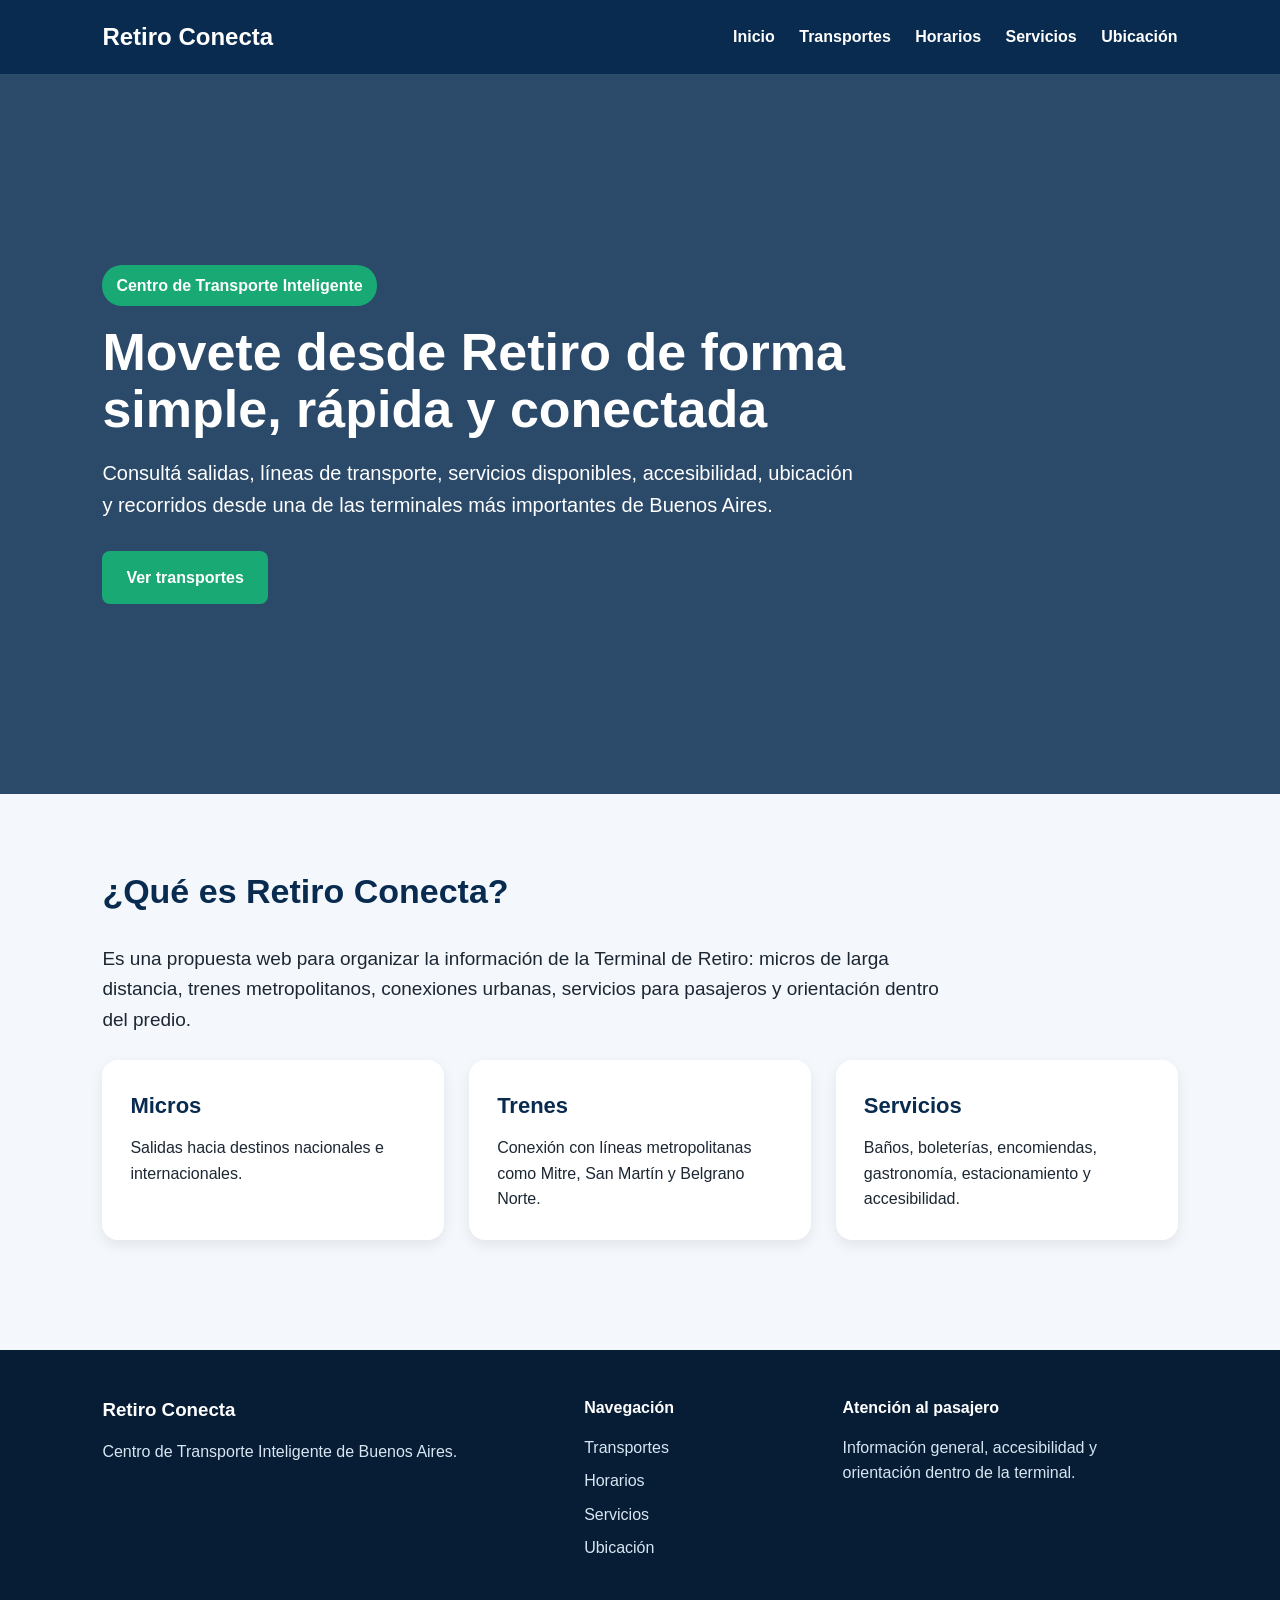
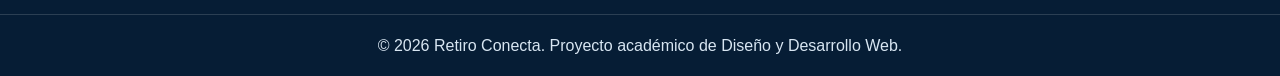
<file: index.html>
<!DOCTYPE html>
<html lang="es">
<head>
    <meta charset="UTF-8">
    <meta name="viewport" content="width=device-width, initial-scale=1.0">
    <title>Retiro Conecta</title>
    <link rel="stylesheet" href="styles/styles.css">
</head>
<body>

<header class="header">
    <a href="index.html" class="logo">Retiro Conecta</a>

    <nav class="nav">
        <a href="index.html">Inicio</a>
        <a href="transportes.html">Transportes</a>
        <a href="horarios.html">Horarios</a>
        <a href="servicios.html">Servicios</a>
        <a href="ubicacion.html">Ubicación</a>
    </nav>
</header>

<main>
    <section class="hero">
        <div class="hero-contenido">
            <span class="etiqueta">Centro de Transporte Inteligente</span>
            <h1>Movete desde Retiro de forma simple, rápida y conectada</h1>
            <p>
                Consultá salidas, líneas de transporte, servicios disponibles,
                accesibilidad, ubicación y recorridos desde una de las terminales
                más importantes de Buenos Aires.
            </p>
            <a href="transportes.html" class="boton">Ver transportes</a>
        </div>
    </section>

    <section class="seccion">
        <h2>¿Qué es Retiro Conecta?</h2>
        <p class="texto-destacado">
            Es una propuesta web para organizar la información de la Terminal de Retiro:
            micros de larga distancia, trenes metropolitanos, conexiones urbanas,
            servicios para pasajeros y orientación dentro del predio.
        </p>

        <div class="grid">
            <article class="card">
                <h3>Micros</h3>
                <p>Salidas hacia destinos nacionales e internacionales.</p>
            </article>

            <article class="card">
                <h3>Trenes</h3>
                <p>Conexión con líneas metropolitanas como Mitre, San Martín y Belgrano Norte.</p>
            </article>

            <article class="card">
                <h3>Servicios</h3>
                <p>Baños, boleterías, encomiendas, gastronomía, estacionamiento y accesibilidad.</p>
            </article>
        </div>
    </section>
</main>

<footer class="footer">
    <div class="footer-contenedor">
        <div>
            <h3>Retiro Conecta</h3>
            <p>Centro de Transporte Inteligente de Buenos Aires.</p>
        </div>

        <div>
            <h4>Navegación</h4>
            <a href="transportes.html">Transportes</a>
            <a href="horarios.html">Horarios</a>
            <a href="servicios.html">Servicios</a>
            <a href="ubicacion.html">Ubicación</a>
        </div>

        <div>
            <h4>Atención al pasajero</h4>
            <p>Información general, accesibilidad y orientación dentro de la terminal.</p>
        </div>
    </div>

    <div class="footer-copy">
        <p>© 2026 Retiro Conecta. Proyecto académico de Diseño y Desarrollo Web.</p>
    </div>
</footer>

</body>
</html>
</file>
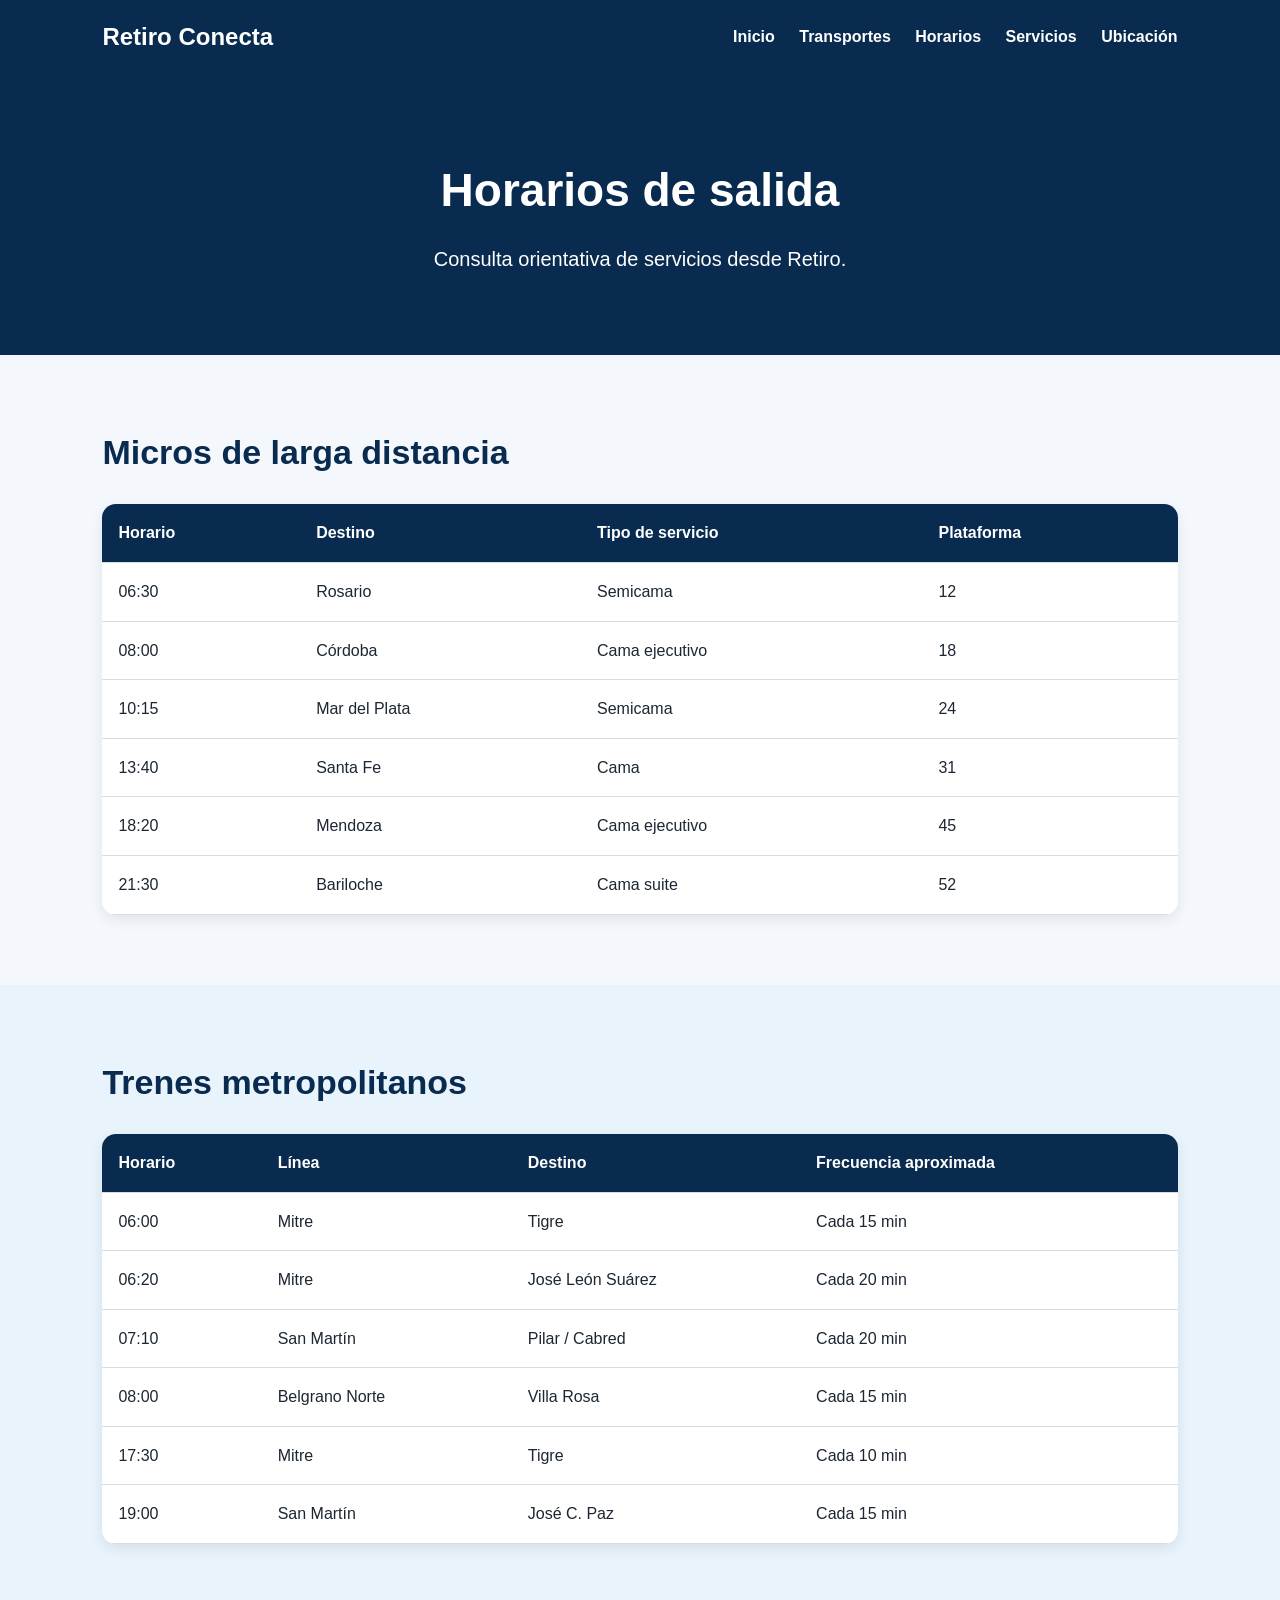
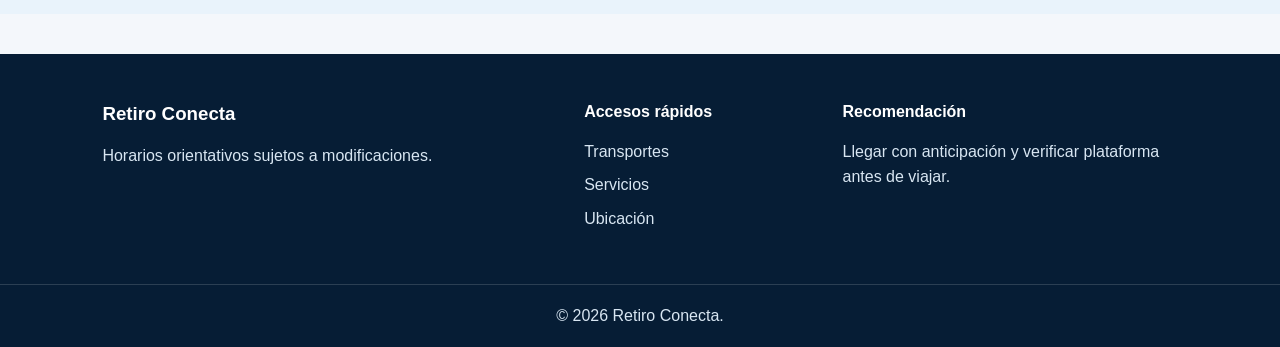
<file: horarios.html>
<!DOCTYPE html>
<html lang="es">
<head>
    <meta charset="UTF-8">
    <meta name="viewport" content="width=device-width, initial-scale=1.0">
    <title>Horarios | Retiro Conecta</title>
    <link rel="stylesheet" href="styles/styles.css">
</head>
<body>

<header class="header">
    <a href="index.html" class="logo">Retiro Conecta</a>

    <nav class="nav">
        <a href="index.html">Inicio</a>
        <a href="transportes.html">Transportes</a>
        <a href="horarios.html">Horarios</a>
        <a href="servicios.html">Servicios</a>
        <a href="ubicacion.html">Ubicación</a>
    </nav>
</header>

<main>
    <section class="encabezado-pagina">
        <h1>Horarios de salida</h1>
        <p>Consulta orientativa de servicios desde Retiro.</p>
    </section>

    <section class="seccion">
        <h2>Micros de larga distancia</h2>

        <table>
            <thead>
                <tr>
                    <th>Horario</th>
                    <th>Destino</th>
                    <th>Tipo de servicio</th>
                    <th>Plataforma</th>
                </tr>
            </thead>
            <tbody>
                <tr>
                    <td>06:30</td>
                    <td>Rosario</td>
                    <td>Semicama</td>
                    <td>12</td>
                </tr>
                <tr>
                    <td>08:00</td>
                    <td>Córdoba</td>
                    <td>Cama ejecutivo</td>
                    <td>18</td>
                </tr>
                <tr>
                    <td>10:15</td>
                    <td>Mar del Plata</td>
                    <td>Semicama</td>
                    <td>24</td>
                </tr>
                <tr>
                    <td>13:40</td>
                    <td>Santa Fe</td>
                    <td>Cama</td>
                    <td>31</td>
                </tr>
                <tr>
                    <td>18:20</td>
                    <td>Mendoza</td>
                    <td>Cama ejecutivo</td>
                    <td>45</td>
                </tr>
                <tr>
                    <td>21:30</td>
                    <td>Bariloche</td>
                    <td>Cama suite</td>
                    <td>52</td>
                </tr>
            </tbody>
        </table>
    </section>

    <section class="seccion fondo-claro">
        <h2>Trenes metropolitanos</h2>

        <table>
            <thead>
                <tr>
                    <th>Horario</th>
                    <th>Línea</th>
                    <th>Destino</th>
                    <th>Frecuencia aproximada</th>
                </tr>
            </thead>
            <tbody>
                <tr>
                    <td>06:00</td>
                    <td>Mitre</td>
                    <td>Tigre</td>
                    <td>Cada 15 min</td>
                </tr>
                <tr>
                    <td>06:20</td>
                    <td>Mitre</td>
                    <td>José León Suárez</td>
                    <td>Cada 20 min</td>
                </tr>
                <tr>
                    <td>07:10</td>
                    <td>San Martín</td>
                    <td>Pilar / Cabred</td>
                    <td>Cada 20 min</td>
                </tr>
                <tr>
                    <td>08:00</td>
                    <td>Belgrano Norte</td>
                    <td>Villa Rosa</td>
                    <td>Cada 15 min</td>
                </tr>
                <tr>
                    <td>17:30</td>
                    <td>Mitre</td>
                    <td>Tigre</td>
                    <td>Cada 10 min</td>
                </tr>
                <tr>
                    <td>19:00</td>
                    <td>San Martín</td>
                    <td>José C. Paz</td>
                    <td>Cada 15 min</td>
                </tr>
            </tbody>
        </table>
    </section>
</main>

<footer class="footer">
    <div class="footer-contenedor">
        <div>
            <h3>Retiro Conecta</h3>
            <p>Horarios orientativos sujetos a modificaciones.</p>
        </div>

        <div>
            <h4>Accesos rápidos</h4>
            <a href="transportes.html">Transportes</a>
            <a href="servicios.html">Servicios</a>
            <a href="ubicacion.html">Ubicación</a>
        </div>

        <div>
            <h4>Recomendación</h4>
            <p>Llegar con anticipación y verificar plataforma antes de viajar.</p>
        </div>
    </div>

    <div class="footer-copy">
        <p>© 2026 Retiro Conecta.</p>
    </div>
</footer>

</body>
</html>
</file>
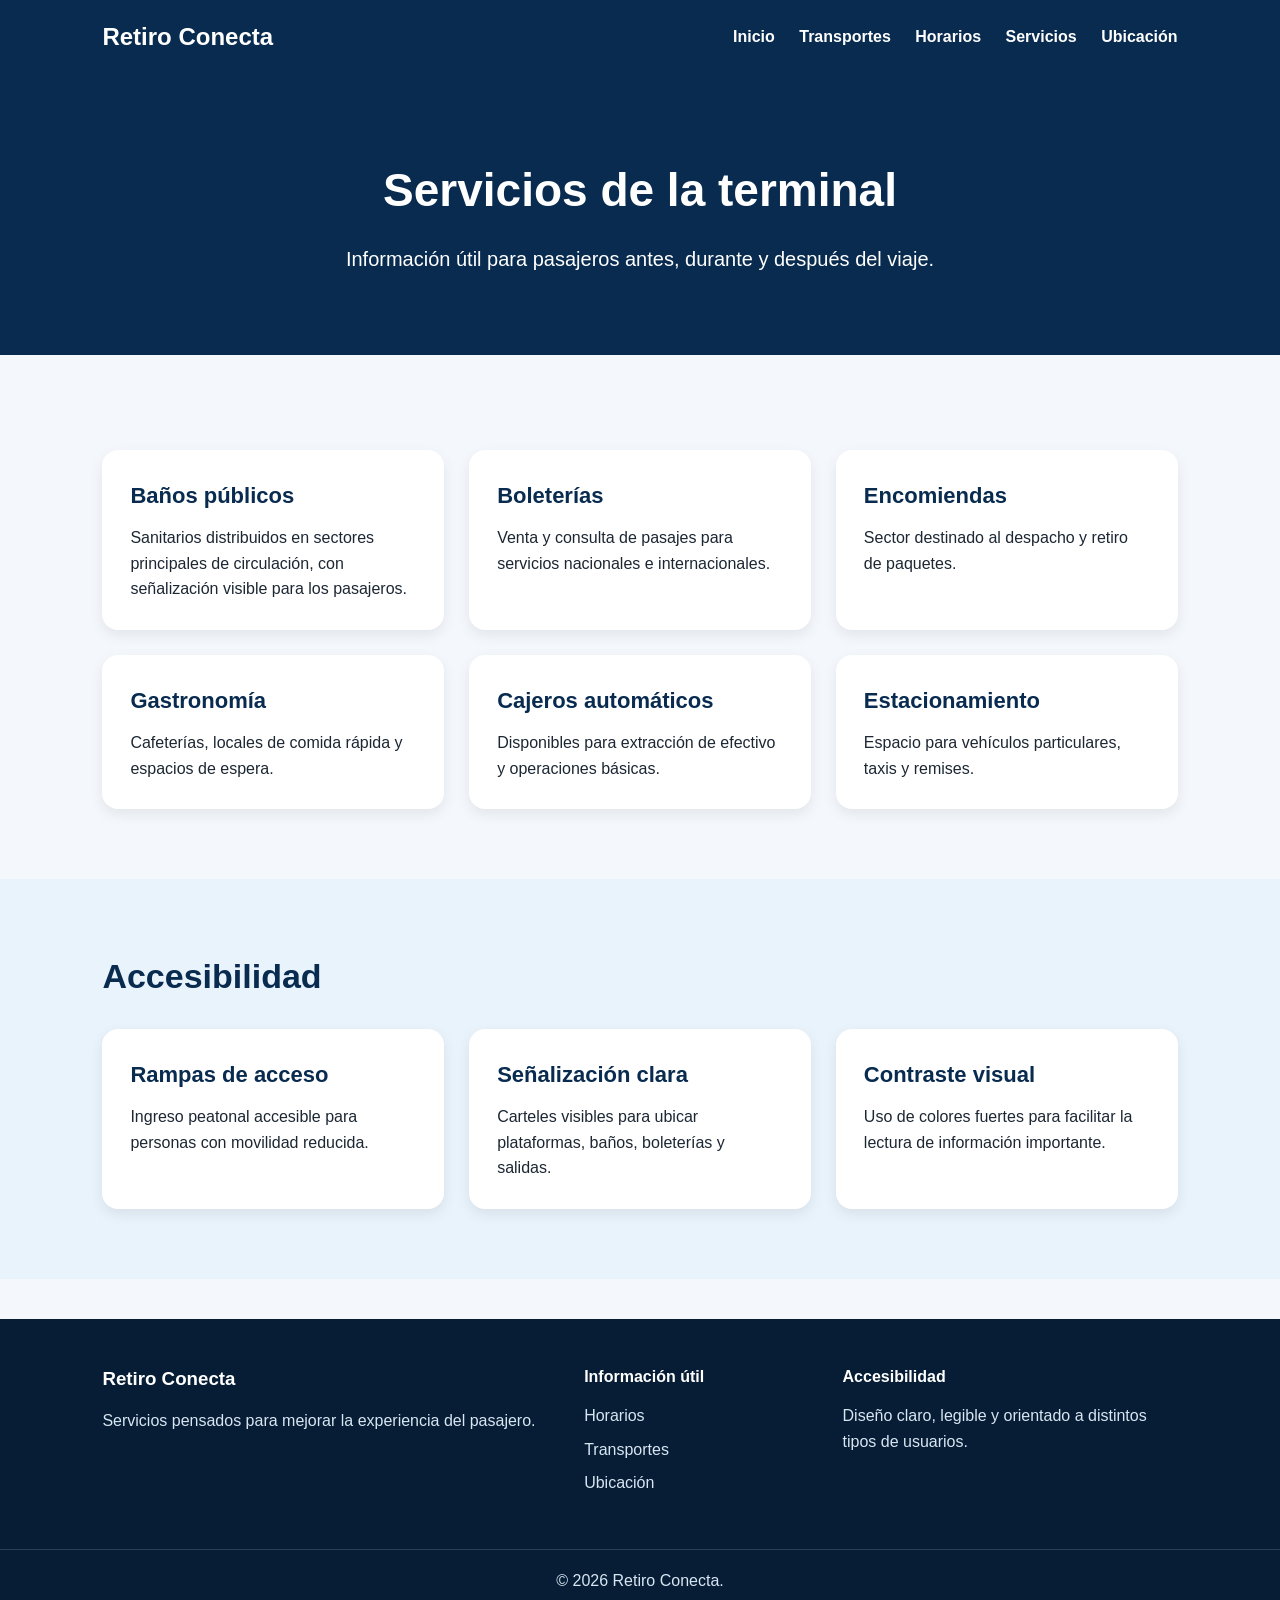
<file: servicios.html>
<!DOCTYPE html>
<html lang="es">
<head>
    <meta charset="UTF-8">
    <meta name="viewport" content="width=device-width, initial-scale=1.0">
    <title>Servicios | Retiro Conecta</title>
    <link rel="stylesheet" href="styles/styles.css">
</head>
<body>

<header class="header">
    <a href="index.html" class="logo">Retiro Conecta</a>

    <nav class="nav">
        <a href="index.html">Inicio</a>
        <a href="transportes.html">Transportes</a>
        <a href="horarios.html">Horarios</a>
        <a href="servicios.html">Servicios</a>
        <a href="ubicacion.html">Ubicación</a>
    </nav>
</header>

<main>
    <section class="encabezado-pagina">
        <h1>Servicios de la terminal</h1>
        <p>Información útil para pasajeros antes, durante y después del viaje.</p>
    </section>

    <section class="seccion">
        <div class="grid">
            <article class="card">
                <h3>Baños públicos</h3>
                <p>
                    Sanitarios distribuidos en sectores principales de circulación,
                    con señalización visible para los pasajeros.
                </p>
            </article>

            <article class="card">
                <h3>Boleterías</h3>
                <p>
                    Venta y consulta de pasajes para servicios nacionales
                    e internacionales.
                </p>
            </article>

            <article class="card">
                <h3>Encomiendas</h3>
                <p>
                    Sector destinado al despacho y retiro de paquetes.
                </p>
            </article>

            <article class="card">
                <h3>Gastronomía</h3>
                <p>
                    Cafeterías, locales de comida rápida y espacios de espera.
                </p>
            </article>

            <article class="card">
                <h3>Cajeros automáticos</h3>
                <p>
                    Disponibles para extracción de efectivo y operaciones básicas.
                </p>
            </article>

            <article class="card">
                <h3>Estacionamiento</h3>
                <p>
                    Espacio para vehículos particulares, taxis y remises.
                </p>
            </article>
        </div>
    </section>

    <section class="seccion fondo-claro">
        <h2>Accesibilidad</h2>

        <div class="grid">
            <article class="card">
                <h3>Rampas de acceso</h3>
                <p>Ingreso peatonal accesible para personas con movilidad reducida.</p>
            </article>

            <article class="card">
                <h3>Señalización clara</h3>
                <p>Carteles visibles para ubicar plataformas, baños, boleterías y salidas.</p>
            </article>

            <article class="card">
                <h3>Contraste visual</h3>
                <p>Uso de colores fuertes para facilitar la lectura de información importante.</p>
            </article>
        </div>
    </section>
</main>

<footer class="footer">
    <div class="footer-contenedor">
        <div>
            <h3>Retiro Conecta</h3>
            <p>Servicios pensados para mejorar la experiencia del pasajero.</p>
        </div>

        <div>
            <h4>Información útil</h4>
            <a href="horarios.html">Horarios</a>
            <a href="transportes.html">Transportes</a>
            <a href="ubicacion.html">Ubicación</a>
        </div>

        <div>
            <h4>Accesibilidad</h4>
            <p>Diseño claro, legible y orientado a distintos tipos de usuarios.</p>
        </div>
    </div>

    <div class="footer-copy">
        <p>© 2026 Retiro Conecta.</p>
    </div>
</footer>

</body>
</html>
</file>
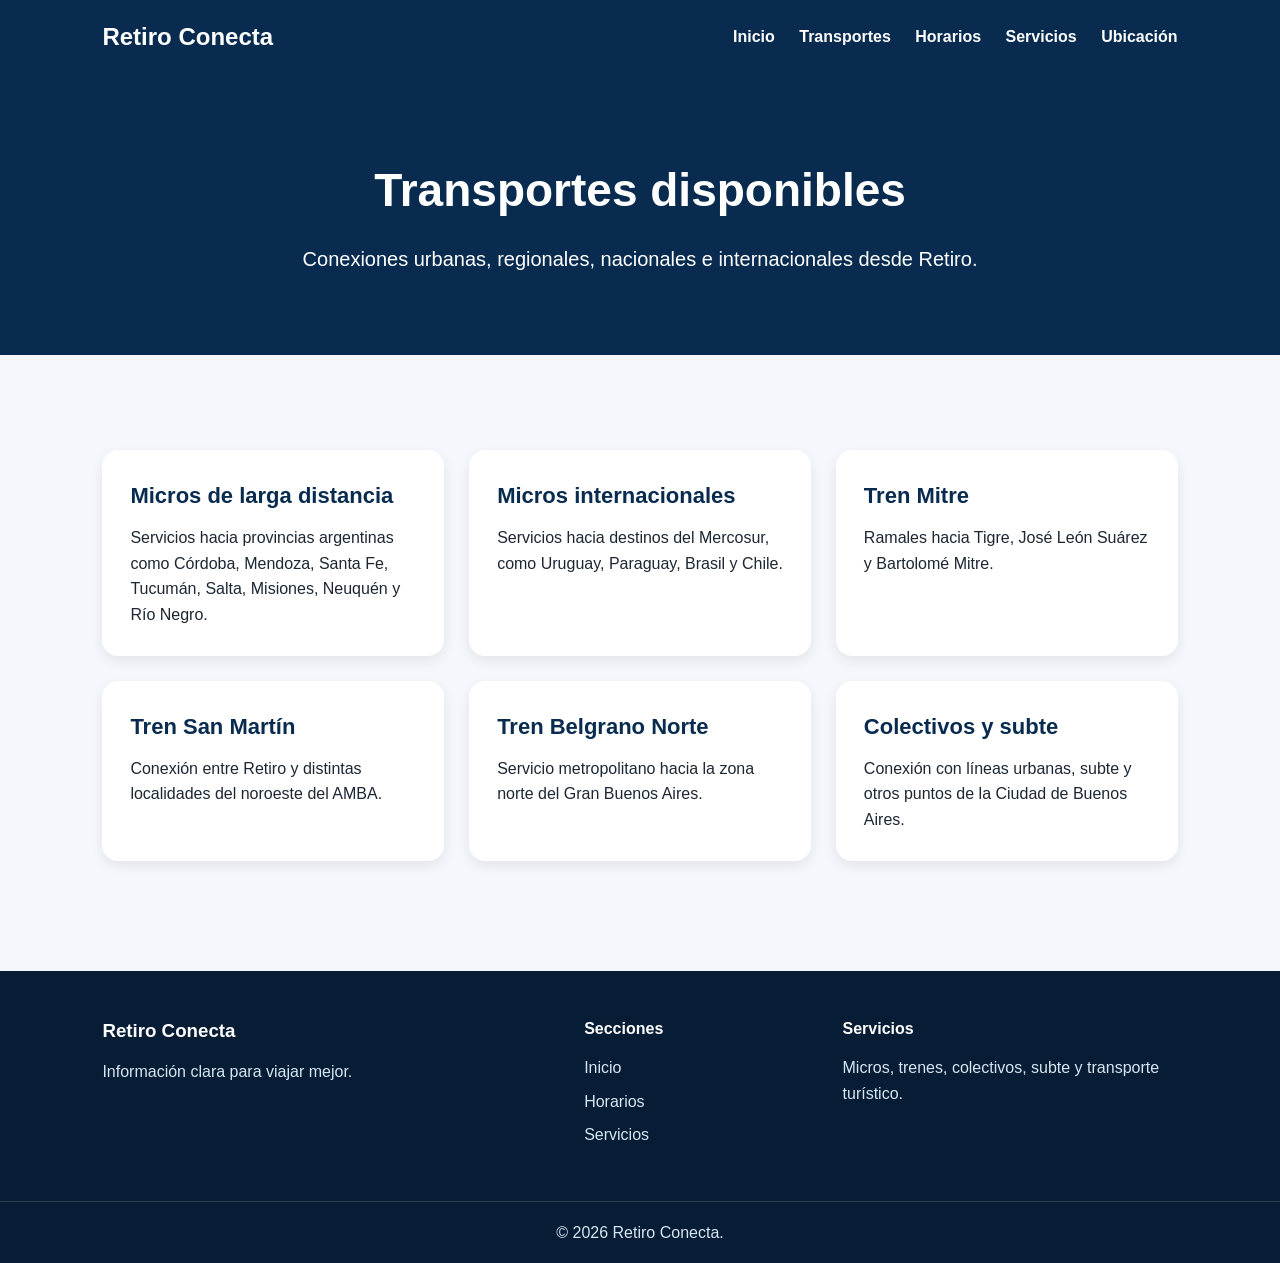
<file: transportes.html>
<!DOCTYPE html>
<html lang="es">
<head>
    <meta charset="UTF-8">
    <meta name="viewport" content="width=device-width, initial-scale=1.0">
    <title>Transportes | Retiro Conecta</title>
    <link rel="stylesheet" href="styles/styles.css">
</head>
<body>

<header class="header">
    <a href="index.html" class="logo">Retiro Conecta</a>

    <nav class="nav">
        <a href="index.html">Inicio</a>
        <a href="transportes.html">Transportes</a>
        <a href="horarios.html">Horarios</a>
        <a href="servicios.html">Servicios</a>
        <a href="ubicacion.html">Ubicación</a>
    </nav>
</header>

<main>
    <section class="encabezado-pagina">
        <h1>Transportes disponibles</h1>
        <p>Conexiones urbanas, regionales, nacionales e internacionales desde Retiro.</p>
    </section>

    <section class="seccion">
        <div class="grid">
            <article class="card">
                <h3>Micros de larga distancia</h3>
                <p>
                    Servicios hacia provincias argentinas como Córdoba, Mendoza,
                    Santa Fe, Tucumán, Salta, Misiones, Neuquén y Río Negro.
                </p>
            </article>

            <article class="card">
                <h3>Micros internacionales</h3>
                <p>
                    Servicios hacia destinos del Mercosur, como Uruguay, Paraguay,
                    Brasil y Chile.
                </p>
            </article>

            <article class="card">
                <h3>Tren Mitre</h3>
                <p>
                    Ramales hacia Tigre, José León Suárez y Bartolomé Mitre.
                </p>
            </article>

            <article class="card">
                <h3>Tren San Martín</h3>
                <p>
                    Conexión entre Retiro y distintas localidades del noroeste del AMBA.
                </p>
            </article>

            <article class="card">
                <h3>Tren Belgrano Norte</h3>
                <p>
                    Servicio metropolitano hacia la zona norte del Gran Buenos Aires.
                </p>
            </article>

            <article class="card">
                <h3>Colectivos y subte</h3>
                <p>
                    Conexión con líneas urbanas, subte y otros puntos de la Ciudad
                    de Buenos Aires.
                </p>
            </article>
        </div>
    </section>
</main>

<footer class="footer">
    <div class="footer-contenedor">
        <div>
            <h3>Retiro Conecta</h3>
            <p>Información clara para viajar mejor.</p>
        </div>

        <div>
            <h4>Secciones</h4>
            <a href="index.html">Inicio</a>
            <a href="horarios.html">Horarios</a>
            <a href="servicios.html">Servicios</a>
        </div>

        <div>
            <h4>Servicios</h4>
            <p>Micros, trenes, colectivos, subte y transporte turístico.</p>
        </div>
    </div>

    <div class="footer-copy">
        <p>© 2026 Retiro Conecta.</p>
    </div>
</footer>

</body>
</html>
</file>
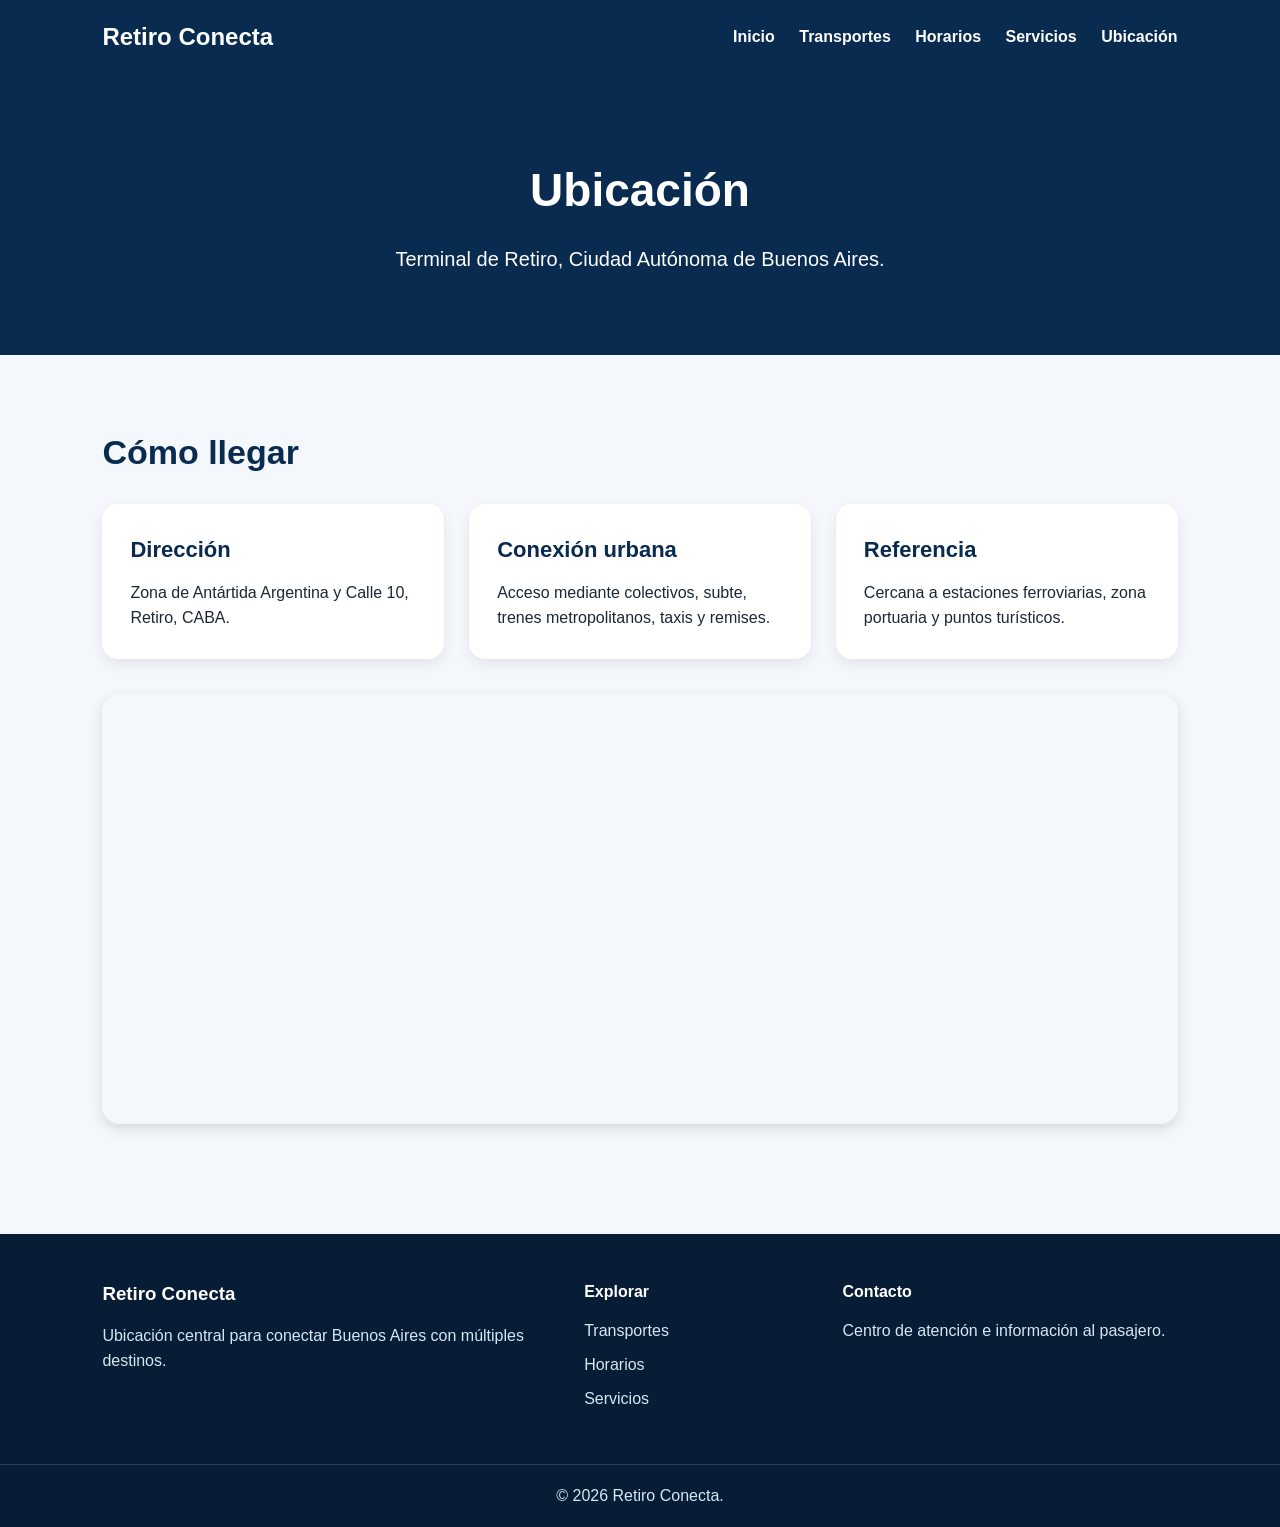
<file: ubicacion.html>
<!DOCTYPE html>
<html lang="es">
<head>
    <meta charset="UTF-8">
    <meta name="viewport" content="width=device-width, initial-scale=1.0">
    <title>Ubicación | Retiro Conecta</title>
    <link rel="stylesheet" href="styles/styles.css">
</head>
<body>

<header class="header">
    <a href="index.html" class="logo">Retiro Conecta</a>

    <nav class="nav">
        <a href="index.html">Inicio</a>
        <a href="transportes.html">Transportes</a>
        <a href="horarios.html">Horarios</a>
        <a href="servicios.html">Servicios</a>
        <a href="ubicacion.html">Ubicación</a>
    </nav>
</header>

<main>
    <section class="encabezado-pagina">
        <h1>Ubicación</h1>
        <p>Terminal de Retiro, Ciudad Autónoma de Buenos Aires.</p>
    </section>

    <section class="seccion">
        <h2>Cómo llegar</h2>

        <div class="grid">
            <article class="card">
                <h3>Dirección</h3>
                <p>Zona de Antártida Argentina y Calle 10, Retiro, CABA.</p>
            </article>

            <article class="card">
                <h3>Conexión urbana</h3>
                <p>Acceso mediante colectivos, subte, trenes metropolitanos, taxis y remises.</p>
            </article>

            <article class="card">
                <h3>Referencia</h3>
                <p>Cercana a estaciones ferroviarias, zona portuaria y puntos turísticos.</p>
            </article>
        </div>

        <div class="mapa-real">
            <iframe 
                src="https://www.google.com/maps?q=Terminal%20de%20Omnibus%20Retiro%20Buenos%20Aires&output=embed"
                loading="lazy"
                allowfullscreen>
            </iframe>
        </div>
    </section>
</main>

<footer class="footer">
    <div class="footer-contenedor">
        <div>
            <h3>Retiro Conecta</h3>
            <p>Ubicación central para conectar Buenos Aires con múltiples destinos.</p>
        </div>

        <div>
            <h4>Explorar</h4>
            <a href="transportes.html">Transportes</a>
            <a href="horarios.html">Horarios</a>
            <a href="servicios.html">Servicios</a>
        </div>

        <div>
            <h4>Contacto</h4>
            <p>Centro de atención e información al pasajero.</p>
        </div>
    </div>

    <div class="footer-copy">
        <p>© 2026 Retiro Conecta.</p>
    </div>
</footer>

</body>
</html>
</file>
<file: styles/styles.css>
* {
    margin: 0;
    padding: 0;
    box-sizing: border-box;
}

body {
    font-family: Arial, Helvetica, sans-serif;
    background-color: #f4f7fb;
    color: #1c2733;
    line-height: 1.6;
}

.header {
    background-color: #082b4f;
    color: white;
    padding: 18px 8%;
    display: flex;
    justify-content: space-between;
    align-items: center;
    position: sticky;
    top: 0;
    z-index: 10;
}

.logo {
    color: white;
    text-decoration: none;
    font-size: 24px;
    font-weight: bold;
}

.nav a {
    color: white;
    text-decoration: none;
    margin-left: 20px;
    font-weight: bold;
}

.nav a:hover {
    color: #5fd0ff;
}

.hero {
    min-height: 80vh;
    background: linear-gradient(rgba(8, 43, 79, 0.85), rgba(8, 43, 79, 0.85)),
                url("https://images.unsplash.com/photo-1519003722824-194d4455a60c");
    background-size: cover;
    background-position: center;
    color: white;
    display: flex;
    align-items: center;
    padding: 0 8%;
}

.hero-contenido {
    max-width: 760px;
}

.hero h1 {
    font-size: 52px;
    margin: 18px 0;
    line-height: 1.1;
}

.hero p {
    font-size: 20px;
    margin-bottom: 30px;
}

.etiqueta {
    display: inline-block;
    background-color: #19a974;
    padding: 8px 14px;
    border-radius: 20px;
    font-weight: bold;
}

.boton {
    display: inline-block;
    background-color: #19a974;
    color: white;
    padding: 14px 24px;
    border-radius: 8px;
    text-decoration: none;
    font-weight: bold;
}

.boton:hover {
    background-color: #12835a;
}

.encabezado-pagina {
    background-color: #082b4f;
    color: white;
    padding: 80px 8%;
    text-align: center;
}

.encabezado-pagina h1 {
    font-size: 46px;
    margin-bottom: 15px;
}

.encabezado-pagina p {
    font-size: 20px;
}

.seccion {
    padding: 70px 8%;
}

.seccion h2 {
    font-size: 34px;
    margin-bottom: 25px;
    color: #082b4f;
}

.texto-destacado {
    max-width: 850px;
    font-size: 19px;
}

.fondo-claro {
    background-color: #e9f3fb;
}

.grid {
    display: grid;
    grid-template-columns: repeat(3, 1fr);
    gap: 25px;
    margin-top: 25px;
}

.card {
    background-color: white;
    padding: 28px;
    border-radius: 16px;
    box-shadow: 0 5px 14px rgba(0, 0, 0, 0.08);
}

.card h3 {
    color: #082b4f;
    margin-bottom: 12px;
    font-size: 22px;
}

table {
    width: 100%;
    border-collapse: collapse;
    background-color: white;
    border-radius: 14px;
    overflow: hidden;
    margin-top: 20px;
    box-shadow: 0 5px 14px rgba(0, 0, 0, 0.08);
}

th {
    background-color: #082b4f;
    color: white;
}

th, td {
    padding: 16px;
    text-align: left;
    border-bottom: 1px solid #d5dce5;
}

tr:hover {
    background-color: #f0f6fb;
}

.mapa-real {
    margin-top: 35px;
    width: 100%;
    height: 430px;
    border-radius: 18px;
    overflow: hidden;
    box-shadow: 0 5px 14px rgba(0, 0, 0, 0.12);
}

.mapa-real iframe {
    width: 100%;
    height: 100%;
    border: none;
}

.footer {
    background-color: #061d35;
    color: white;
    margin-top: 40px;
}

.footer-contenedor {
    padding: 45px 8%;
    display: grid;
    grid-template-columns: 2fr 1fr 1.5fr;
    gap: 35px;
}

.footer h3,
.footer h4 {
    margin-bottom: 14px;
}

.footer p {
    color: #d8e6f2;
}

.footer a {
    display: block;
    color: #d8e6f2;
    text-decoration: none;
    margin-bottom: 8px;
}

.footer a:hover {
    color: #5fd0ff;
}

.footer-copy {
    border-top: 1px solid rgba(255, 255, 255, 0.15);
    text-align: center;
    padding: 18px;
    color: #d8e6f2;
}

@media (max-width: 900px) {
    .header {
        flex-direction: column;
        gap: 15px;
    }

    .nav {
        text-align: center;
    }

    .nav a {
        display: inline-block;
        margin: 8px;
    }

    .hero h1 {
        font-size: 36px;
    }

    .grid {
        grid-template-columns: 1fr;
    }

    .footer-contenedor {
        grid-template-columns: 1fr;
    }

    table {
        font-size: 14px;
    }
}
</file>
